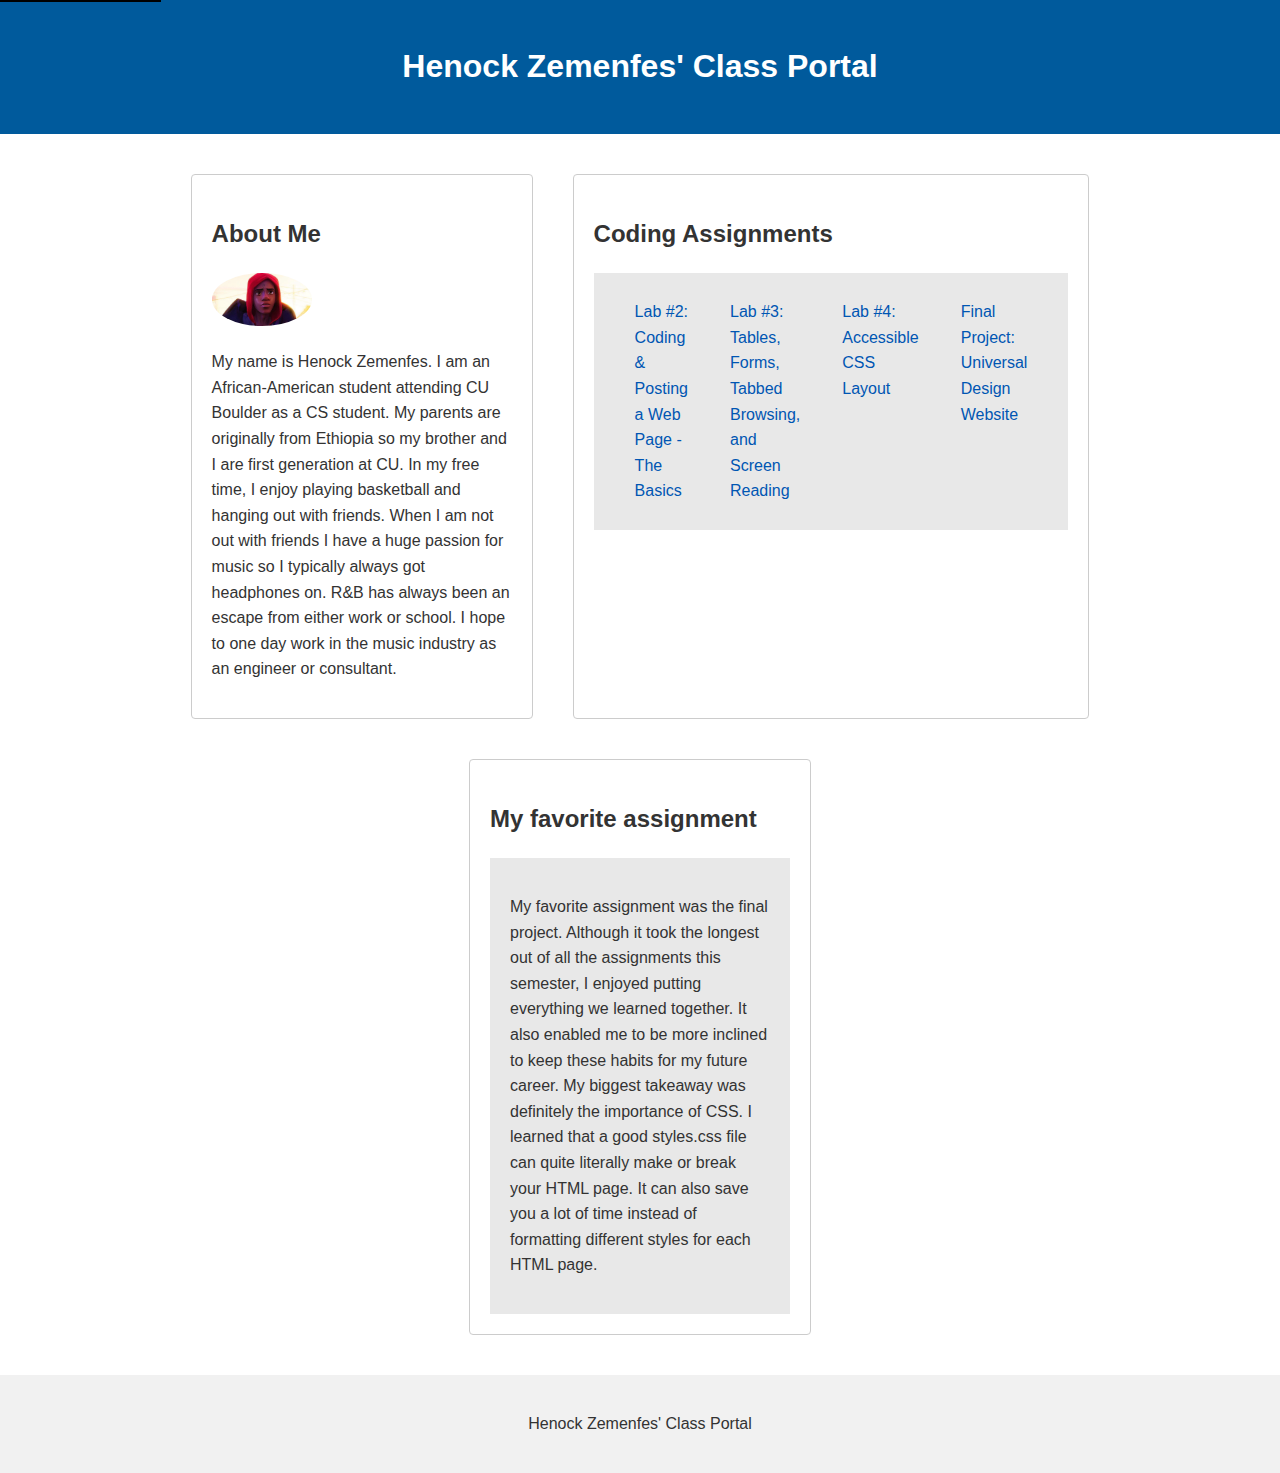
<file: index.html>
<!DOCTYPE html>
<html lang="en">
<head>
    <meta charset="UTF-8">
    <meta name="viewport" content="width=device-width, initial-scale=1.0">
    <title>Henock Zemenfes' Class Portal</title>
    <style>
        body {
            font-family: 'Arial', sans-serif;
            line-height: 1.6;
            color: #333;
            background-color: #fff; 
            margin: 0;
            padding: 0;
        }
        a {
            color: #0056b3;
            text-decoration: none;
        }
        a:hover, a:focus {
            color: #004494;
            text-decoration: underline;
        }
        .skip-link {
            position: absolute;
            top: -40px;
            left: 0;
            background: #000;
            color: white;
            padding: 8px;
            z-index: 100;
            transition: top 0.3s;
        }
        .skip-link:focus {
            top: 0;
        }
        header {
            background-color: #005a9c; 
            color: white;
            padding: 20px;
            text-align: center;
        }
        nav {
            display: flex;
            justify-content: center;
            padding: 20px;
            background-color: #e8e8e8;
        }
        nav a {
            margin: 0 10px;
            padding: 5px 10px;
            border: 1px solid transparent;
        }
        main {
            display: flex;
            flex-wrap: wrap;
            justify-content: center;
            padding: 20px;
        }
        section {
            flex: 0 1 300px;
            margin: 20px;
            padding: 20px;
            border: 1px solid #ccc;
            border-radius: 4px;
        }
        footer {
            text-align: center;
            padding: 20px;
            background-color: #f1f1f1;
        }
        @media screen and (max-width: 600px) {
            nav, main {
                flex-direction: column;
            }
        }
    </style>
</head>
<body>

    <a href="#maincontent" class="skip-link">Skip to main content</a>

    <header>
        <h1>Henock Zemenfes' Class Portal</h1>
    </header>

    <main id="maincontent">
         <section id="about-me">
            <h2>About Me</h2>
            <img src="miles-morales-spider-man-across-the-spider-verse.webp" alt="Henock Zemenfes posing" style="width:100px; height:auto; border-radius:50%;">
            <p>My name is Henock Zemenfes. I am an African-American student attending CU Boulder as a CS student. My parents are originally from Ethiopia so my brother and I are first generation at CU. In my free time, I enjoy playing basketball and hanging out with friends. When I am not out with friends I have a huge passion for music so I typically always got headphones on. R&B has always been an escape from either work or school. I hope to one day work in the music industry as an engineer or consultant.</p>
        </section>
   
        <section id="coding-projects">
            <h2>Coding Assignments</h2>
            <nav aria-label="Coding assignments navigation">
                <a href="wiki.html" id="assignment1">Lab #2: Coding & Posting a Web Page - The Basics</a>
                <a href="lab3.html" id="assignment2">Lab #3: Tables, Forms, Tabbed Browsing, and Screen Reading</a>
                <a href="lab4/lab4index.html" id="assignment3">Lab #4: Accessible CSS Layout</a>
                <a href="final/home.html" id="final">Final Project: Universal Design Website</a>
            </nav>
        </section>
       
      <section id="favorite assignment">
            <h2>My favorite assignment</h2>
            <nav aria-label="Favorite assignment">
              <p>My favorite assignment was the final project. Although it took the longest out of all the assignments this semester, I enjoyed putting everything we learned together. It also enabled me to be more inclined to keep these habits for my future career. My biggest takeaway was definitely the importance of CSS. I learned that a good styles.css file can quite literally make or break your HTML page. It can also save you a lot of time instead of formatting different styles for each HTML page. </p>
            </nav>
        </section>
    </main>

    <footer>
        <p>Henock Zemenfes' Class Portal</p>
    </footer>

</body>
</html>
</file>
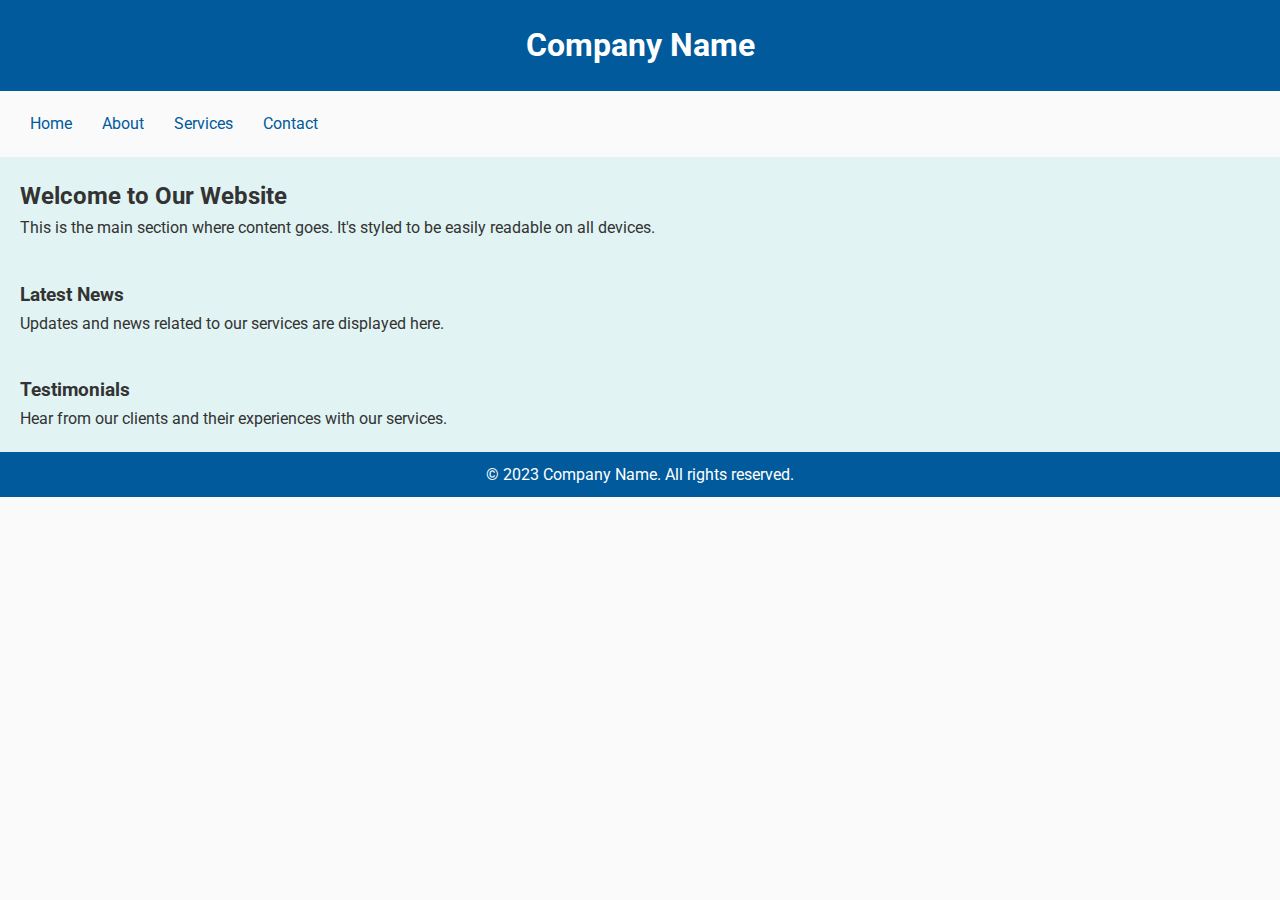
<file: lab4/index.html>
<!DOCTYPE html>
<html lang="en">

<head>
    <meta charset="UTF-8">
    <meta name="viewport" content="width=device-width, initial-scale=1.0">
    <link href="https://fonts.googleapis.com/css2?family=Roboto:wght@400;700&family=Open+Sans:wght@400;600&display=swap" rel="stylesheet">
    <link rel="stylesheet" href="styles.css">
    <title>Responsive Multi-Column Layout</title>
</head>

<body>
    <header>
        <h1>Company Name</h1>
    </header>

    <nav>
        <ul>
            <li><a href="#">Home</a></li>
            <li><a href="#">About</a></li>
            <li><a href="#">Services</a></li>
            <li><a href="#">Contact</a></li>
        </ul>
    </nav>

    <main>
        <article>
            <h2>Welcome to Our Website</h2>
            <p>This is the main section where content goes. It's styled to be easily readable on all devices.</p>
        </article>
    </main>

    <aside class="aside1">
        <h3>Latest News</h3>
        <p>Updates and news related to our services are displayed here.</p>
    </aside>

    <aside class="aside2">
        <h3>Testimonials</h3>
        <p>Hear from our clients and their experiences with our services.</p>
    </aside>

    <footer>
        <p>&copy; 2023 Company Name. All rights reserved.</p>
    </footer>
</body>

</html>
</file>
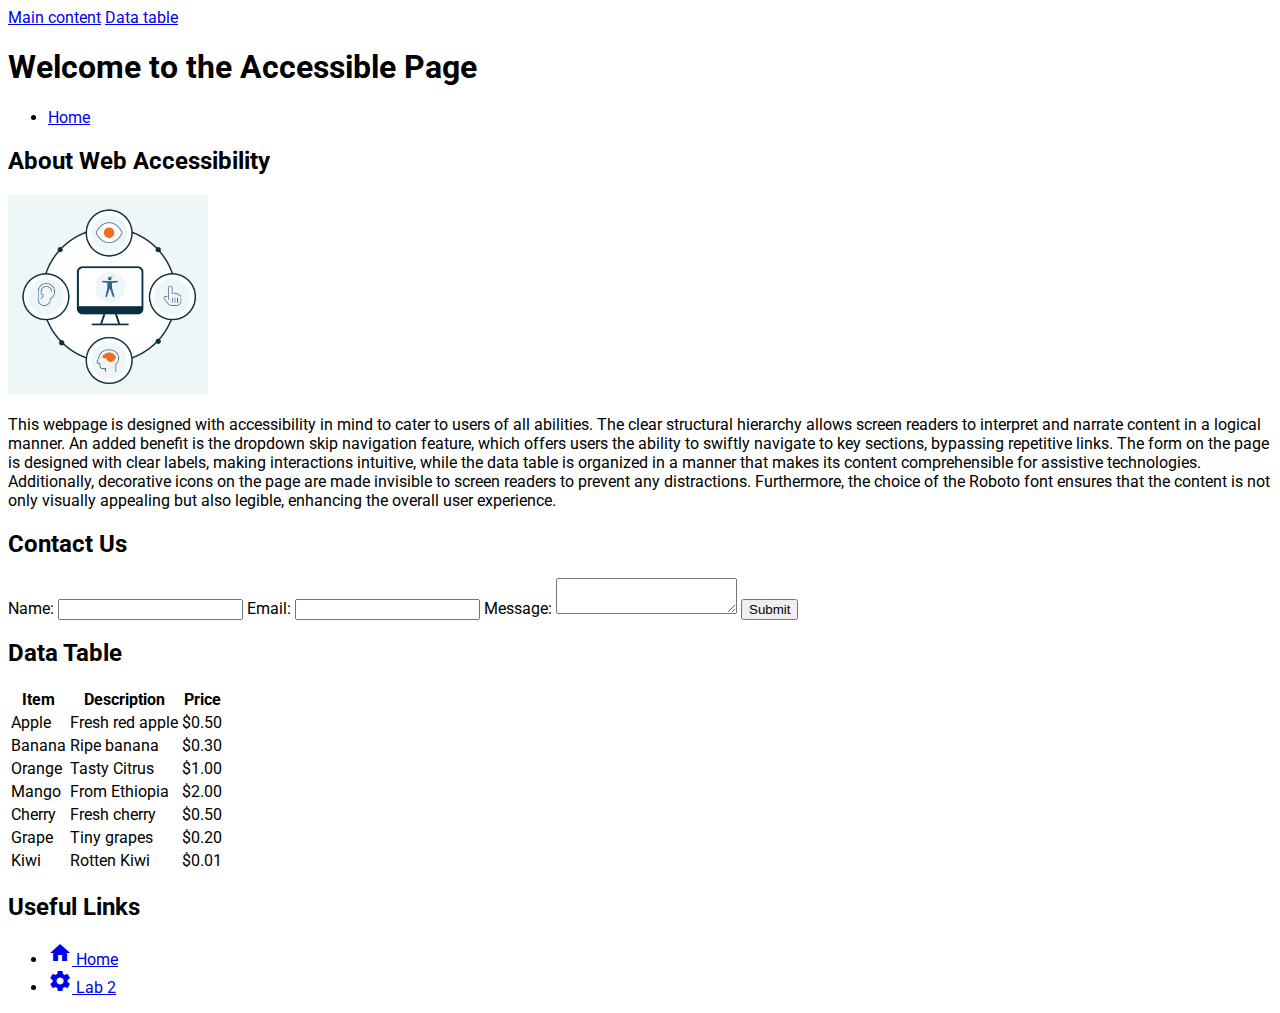
<file: lab3.html>
<!DOCTYPE html>
<html lang="en">

<head>
    <meta charset="UTF-8">
    <meta name="viewport" content="width=device-width, initial-scale=1.0">
    <title>Accessible Page</title>
    
    <!-- Importing Google Fonts -->
    <link href="https://fonts.googleapis.com/css2?family=Roboto:wght@400;700&display=swap" rel="stylesheet">
    
    <!-- Importing Google Material Icons -->
    <link href="https://fonts.googleapis.com/icon?family=Material+Icons" rel="stylesheet">

    <style>
        body {
            font-family: 'Roboto', sans-serif;
        }

        .skip-nav {
            position: absolute;
            top: -40px;
            left: 0;
            background: #f5f5f5;
            padding: 5px;
            z-index: 1000;
        }

        .skip-nav:focus {
            top: 0;
        }
    </style>
</head>

<body>
       <div id="skipNavDropdown" tabindex="0">
        <a href="#main-content">Main content</a>
        <a href="#dataTable">Data table</a>
    </div>

    <!-- Accessible Data Table -->
    <section id="dataTable">

    <header>
        <h1>Welcome to the Accessible Page</h1>
    </header>

    <nav>
        <ul>
            <li><a href="index.html">Home</a></li>
        </ul>
    </nav>

    <main id="main-content">
        <article>
            <h2>About Web Accessibility</h2>
            <img src="Web-Accessibility-Icon.avif" alt="Icon representing web accessibility, with a stylized computer screen." width="200">
            <p>This webpage is designed with accessibility in mind to cater to users of all abilities. The clear structural hierarchy allows screen readers to interpret and narrate content in a logical manner. An added benefit is the dropdown skip navigation feature, which offers users the ability to swiftly navigate to key sections, bypassing repetitive links. The form on the page is designed with clear labels, making interactions intuitive, while the data table is organized in a manner that makes its content comprehensible for assistive technologies. Additionally, decorative icons on the page are made invisible to screen readers to prevent any distractions. Furthermore, the choice of the Roboto font ensures that the content is not only visually appealing but also legible, enhancing the overall user experience.</p>
        </article>

        <!-- Accessible Form -->
        <section>
            <h2>Contact Us</h2>
            <form action="#">
                <label for="name">Name:</label>
                <input type="text" id="name" name="name" required aria-required="true">

                <label for="email">Email:</label>
                <input type="email" id="email" name="email" required aria-required="true">

                <label for="message">Message:</label>
                <textarea id="message" name="message"></textarea>

                <button type="submit">Submit</button>
            </form>
        </section>

        <!-- Accessible Data Table -->
        <section>
            <h2>Data Table</h2>
            <table>
                <thead>
                    <tr>
                        <th>Item</th>
                        <th>Description</th>
                        <th>Price</th>
                    </tr>
                </thead>
                <tbody>
                    <tr>
                        <td>Apple</td>
                        <td>Fresh red apple</td>
                        <td>$0.50</td>
                    </tr>
                    <tr>
                        <td>Banana</td>
                        <td>Ripe banana</td>
                        <td>$0.30</td>
                    </tr>
                     <tr>
                        <td>Orange</td>
                        <td>Tasty Citrus</td>
                        <td>$1.00</td>
                    </tr>
                      <tr>
                        <td>Mango</td>
                        <td>From Ethiopia</td>
                        <td>$2.00</td>
                              <tr>
                        <td>Cherry</td>
                        <td>Fresh cherry</td>
                        <td>$0.50</td>
                    </tr>
                    <tr>
                        <td>Grape</td>
                        <td>Tiny grapes</td>
                        <td>$0.20</td>
                    </tr>
                      <tr>
                        <td>Kiwi</td>
                        <td>Rotten Kiwi</td>
                        <td>$0.01</td>
                          
                          
                    </tr>
                </tbody>
            </table>
        </section>

        <section>
            <h2>Useful Links</h2>
            <ul>
                <li>
                    <a href="index.html">
                        <i class="material-icons" aria-hidden="true">home</i> Home
                    </a>
                </li>
                <li>
                    <a href="wiki.html">
                        <i class="material-icons" aria-hidden="true">settings</i> Lab 2
                    </a>
                </li>
            </ul>
        </section>
    </main>

    <footer>
    </footer>
</body>

</html>
</file>
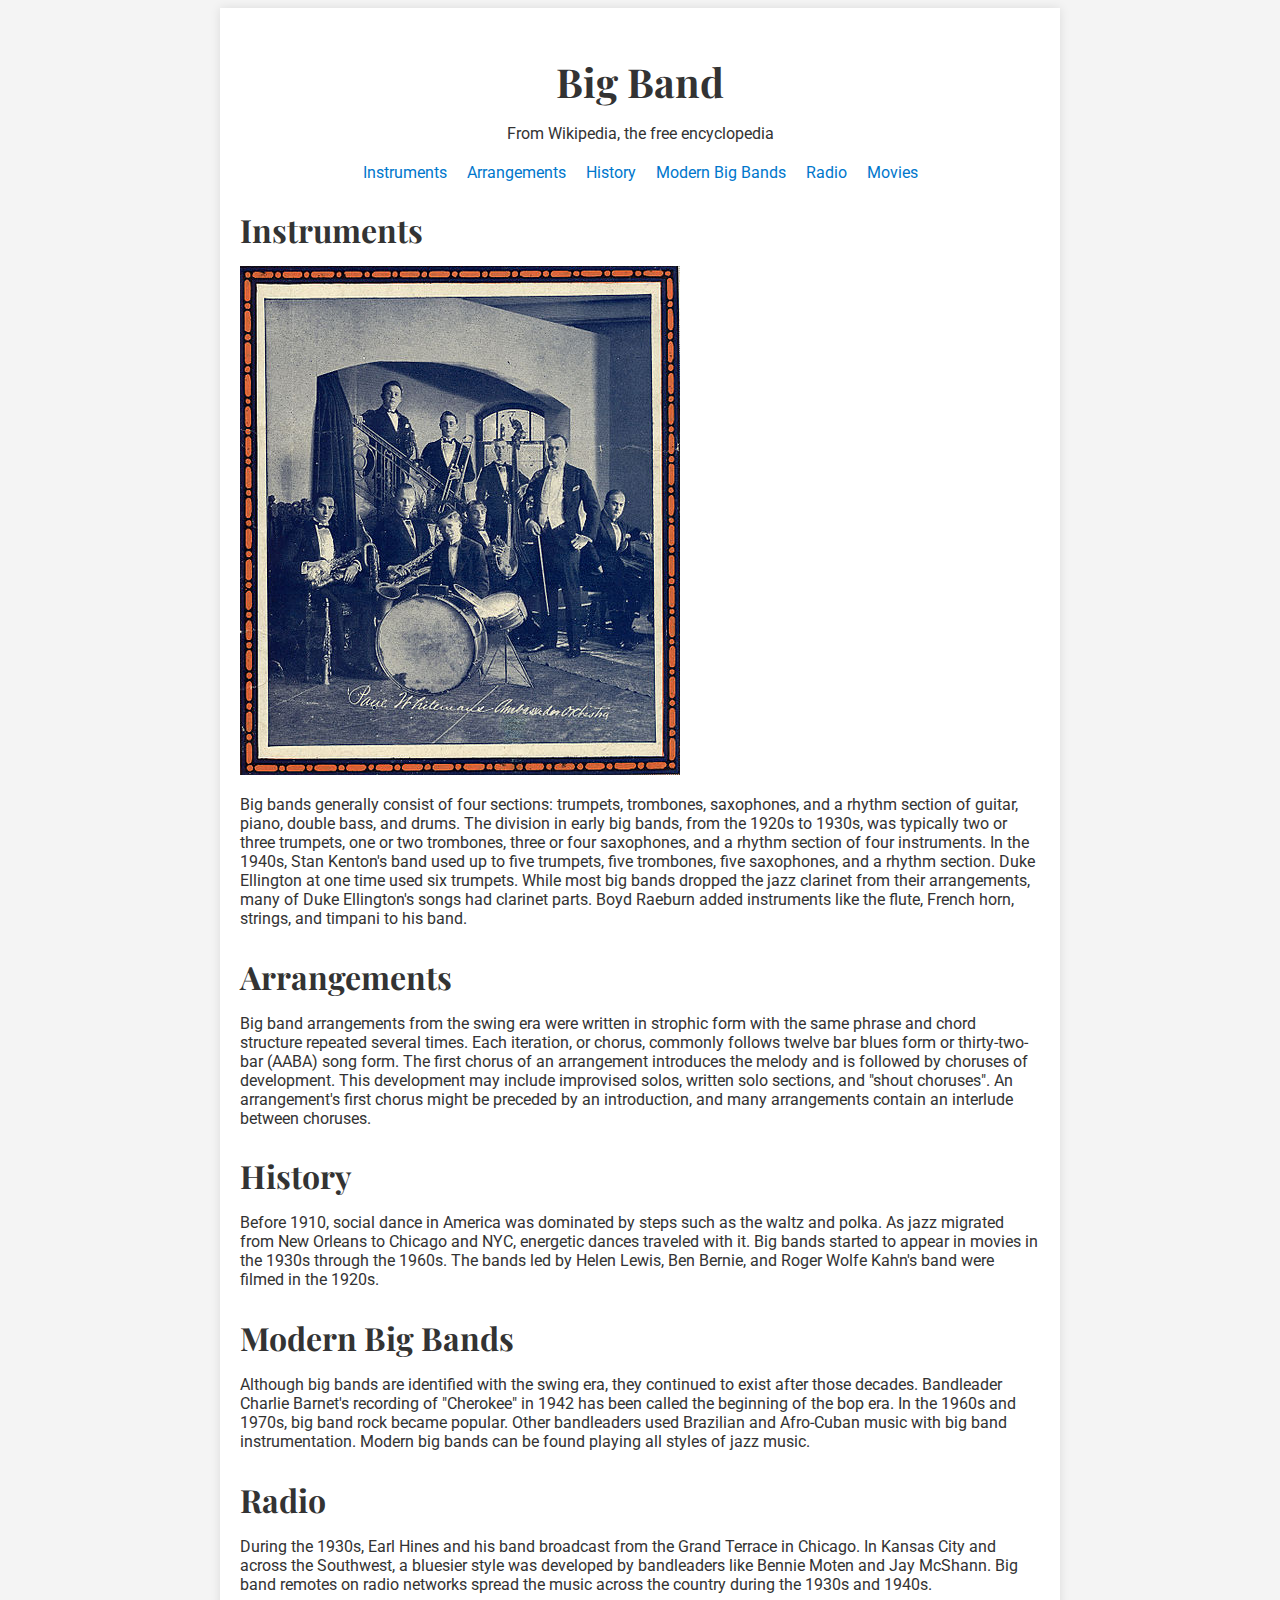
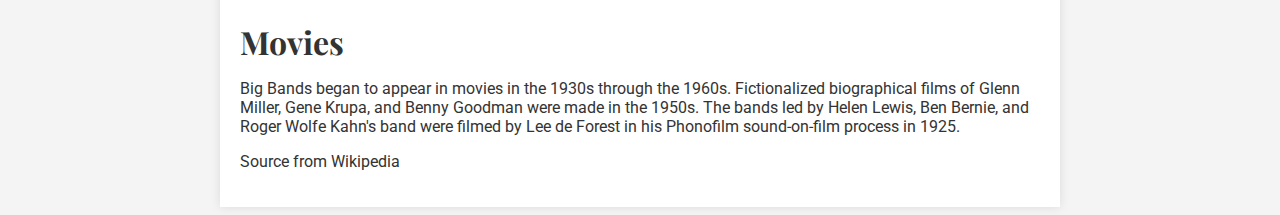
<file: wiki.html>
<!--Henock Zemenfes-->

<!DOCTYPE html>
<html lang="en">

<head>
    <meta charset="UTF-8">
    <meta name="viewport" content="width=device-width, initial-scale=1.0">
    <title>Big Band - Wikipedia</title>
    <link href="https://fonts.googleapis.com/css2?family=Roboto:wght@400;700&display=swap" rel="stylesheet">
    <link href="https://fonts.googleapis.com/css2?family=Playfair+Display:wght@400;700&display=swap" rel="stylesheet">
    <link rel="stylesheet" href="style.css">
</head>

<body>
    <div class="wrapper">
        <header>
            <h1>Big Band</h1>
            <p>From Wikipedia, the free encyclopedia</p>
        </header>

        <nav>
            <ul>
                <li><a href="#instruments">Instruments</a></li>
                <li><a href="#arrangements">Arrangements</a></li>
                <li><a href="#history">History</a></li>
                <li><a href="#modern-big-bands">Modern Big Bands</a></li>
                <li><a href="#radio">Radio</a></li>
                <li><a href="#movies">Movies</a></li>
            </ul>
        </nav>

        <main>
            <section id="instruments">
                <h2>Instruments</h2>
                <img src="440px-Whitemanband1921.jpg" alt="band image">
                <p>Big bands generally consist of four sections: trumpets, trombones, saxophones, and a rhythm section of guitar, piano, double bass, and drums. The division in early big bands, from the 1920s to 1930s, was typically two or three trumpets, one or two trombones, three or four saxophones, and a rhythm section of four instruments. In the 1940s, Stan Kenton's band used up to five trumpets, five trombones, five saxophones, and a rhythm section. Duke Ellington at one time used six trumpets. While most big bands dropped the jazz clarinet from their arrangements, many of Duke Ellington's songs had clarinet parts. Boyd Raeburn added instruments like the flute, French horn, strings, and timpani to his band.</p>
            </section>

            <section id="arrangements">
                <h2>Arrangements</h2>
                <p>Big band arrangements from the swing era were written in strophic form with the same phrase and chord structure repeated several times. Each iteration, or chorus, commonly follows twelve bar blues form or thirty-two-bar (AABA) song form. The first chorus of an arrangement introduces the melody and is followed by choruses of development. This development may include improvised solos, written solo sections, and "shout choruses". An arrangement's first chorus might be preceded by an introduction, and many arrangements contain an interlude between choruses.</p>
                
            </section>

            <section id="history">
                <h2>History</h2>
                <p>Before 1910, social dance in America was dominated by steps such as the waltz and polka. As jazz migrated from New Orleans to Chicago and NYC, energetic dances traveled with it. Big bands started to appear in movies in the 1930s through the 1960s. The bands led by Helen Lewis, Ben Bernie, and Roger Wolfe Kahn's band were filmed in the 1920s.</p>
            </section>

            <section id="modern-big-bands">
                <h2>Modern Big Bands</h2>
                <p>Although big bands are identified with the swing era, they continued to exist after those decades. Bandleader Charlie Barnet's recording of "Cherokee" in 1942 has been called the beginning of the bop era. In the 1960s and 1970s, big band rock became popular. Other bandleaders used Brazilian and Afro-Cuban music with big band instrumentation. Modern big bands can be found playing all styles of jazz music.</p>
            </section>

            <section id="radio">
                <h2>Radio</h2>
                <p>During the 1930s, Earl Hines and his band broadcast from the Grand Terrace in Chicago. In Kansas City and across the Southwest, a bluesier style was developed by bandleaders like Bennie Moten and Jay McShann. Big band remotes on radio networks spread the music across the country during the 1930s and 1940s.</p>
            </section>

            <section id="movies">
                <h2>Movies</h2>
                <p>Big Bands began to appear in movies in the 1930s through the 1960s. Fictionalized biographical films of Glenn Miller, Gene Krupa, and Benny Goodman were made in the 1950s. The bands led by Helen Lewis, Ben Bernie, and Roger Wolfe Kahn's band were filmed by Lee de Forest in his Phonofilm sound-on-film process in 1925.</p>
            </section>
        </main>

        <footer>
            <p>Source from Wikipedia</p>
        </footer>
    </div>
</body>

</html>
</file>
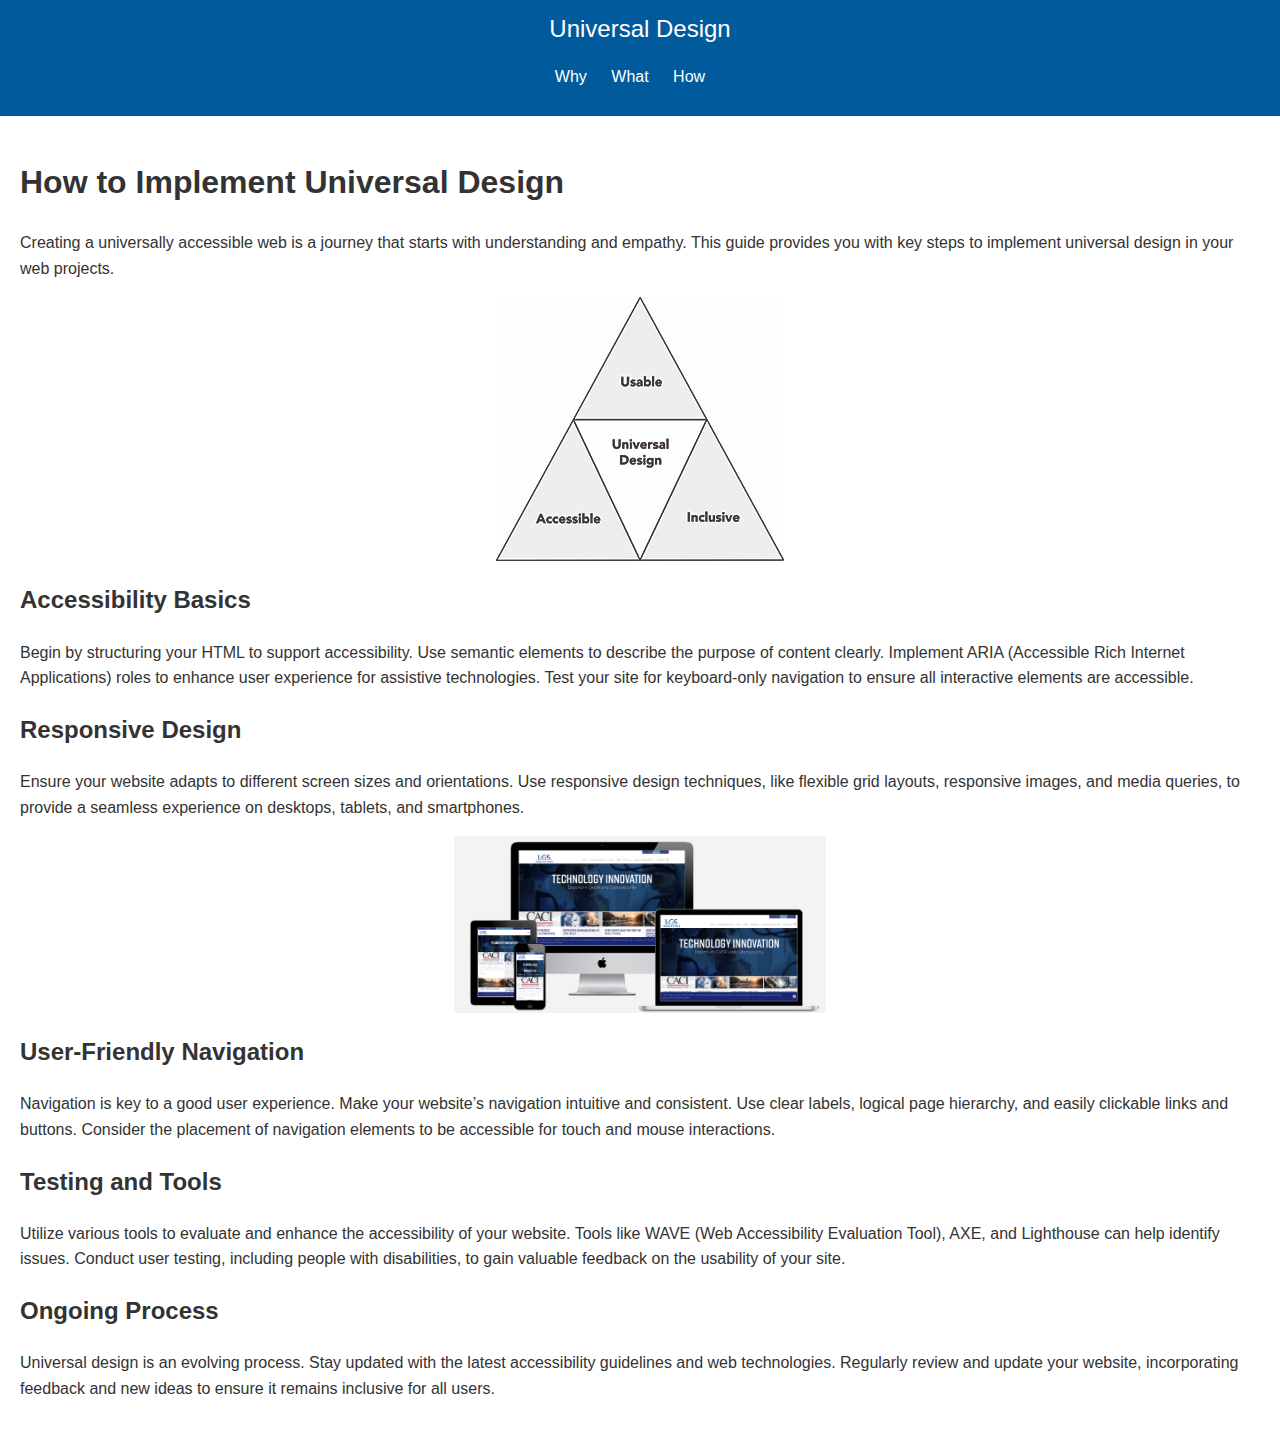
<file: final/how.html>
<!DOCTYPE html>
<html lang="en">
<head>
    <meta charset="UTF-8">
    <meta name="viewport" content="width=device-width, initial-scale=1.0">
    <title>How to Implement Universal Design</title>
    <link rel="stylesheet" href="styles.css">
</head>
<body>
    <header>
        <div class="logo">
            <a href="home.html">Universal Design</a>
        </div>
        <nav>
            <ul>
                <li><a href="why.html">Why</a></li>
                <li><a href="what.html">What</a></li>
                <li><a href="how.html">How</a></li>
            </ul>
        </nav>
    </header>

    <main>
        <section id="how-intro">
            <h1>How to Implement Universal Design</h1>
            <p>Creating a universally accessible web is a journey that starts with understanding and empathy. This guide provides you with key steps to implement universal design in your web projects.</p>
            <img src="UDHE_Triangle_Web.jpg" alt="Illustration of Universal Design Implementation">
        </section>

        <section id="accessibility-basics">
            <h2>Accessibility Basics</h2>
            <p>Begin by structuring your HTML to support accessibility. Use semantic elements to describe the purpose of content clearly. Implement ARIA (Accessible Rich Internet Applications) roles to enhance user experience for assistive technologies. Test your site for keyboard-only navigation to ensure all interactive elements are accessible.</p>
         
        </section>

        <section id="responsive-design">
            <h2>Responsive Design</h2>
            <p>Ensure your website adapts to different screen sizes and orientations. Use responsive design techniques, like flexible grid layouts, responsive images, and media queries, to provide a seamless experience on desktops, tablets, and smartphones.</p>
               <img src="what-is-a-responsive-website.png" alt="rD">
        </section>

        <section id="user-friendly">
            <h2>User-Friendly Navigation</h2>
            <p>Navigation is key to a good user experience. Make your website’s navigation intuitive and consistent. Use clear labels, logical page hierarchy, and easily clickable links and buttons. Consider the placement of navigation elements to be accessible for touch and mouse interactions.</p>
        </section>

        <section id="testing-tools">
            <h2>Testing and Tools</h2>
            <p>Utilize various tools to evaluate and enhance the accessibility of your website. Tools like WAVE (Web Accessibility Evaluation Tool), AXE, and Lighthouse can help identify issues. Conduct user testing, including people with disabilities, to gain valuable feedback on the usability of your site.</p>
         
        </section>

        <section id="ongoing-process">
            <h2>Ongoing Process</h2>
            <p>Universal design is an evolving process. Stay updated with the latest accessibility guidelines and web technologies. Regularly review and update your website, incorporating feedback and new ideas to ensure it remains inclusive for all users.</p>
          
        </section>
    </main>

   
</body>
</html>
</file>
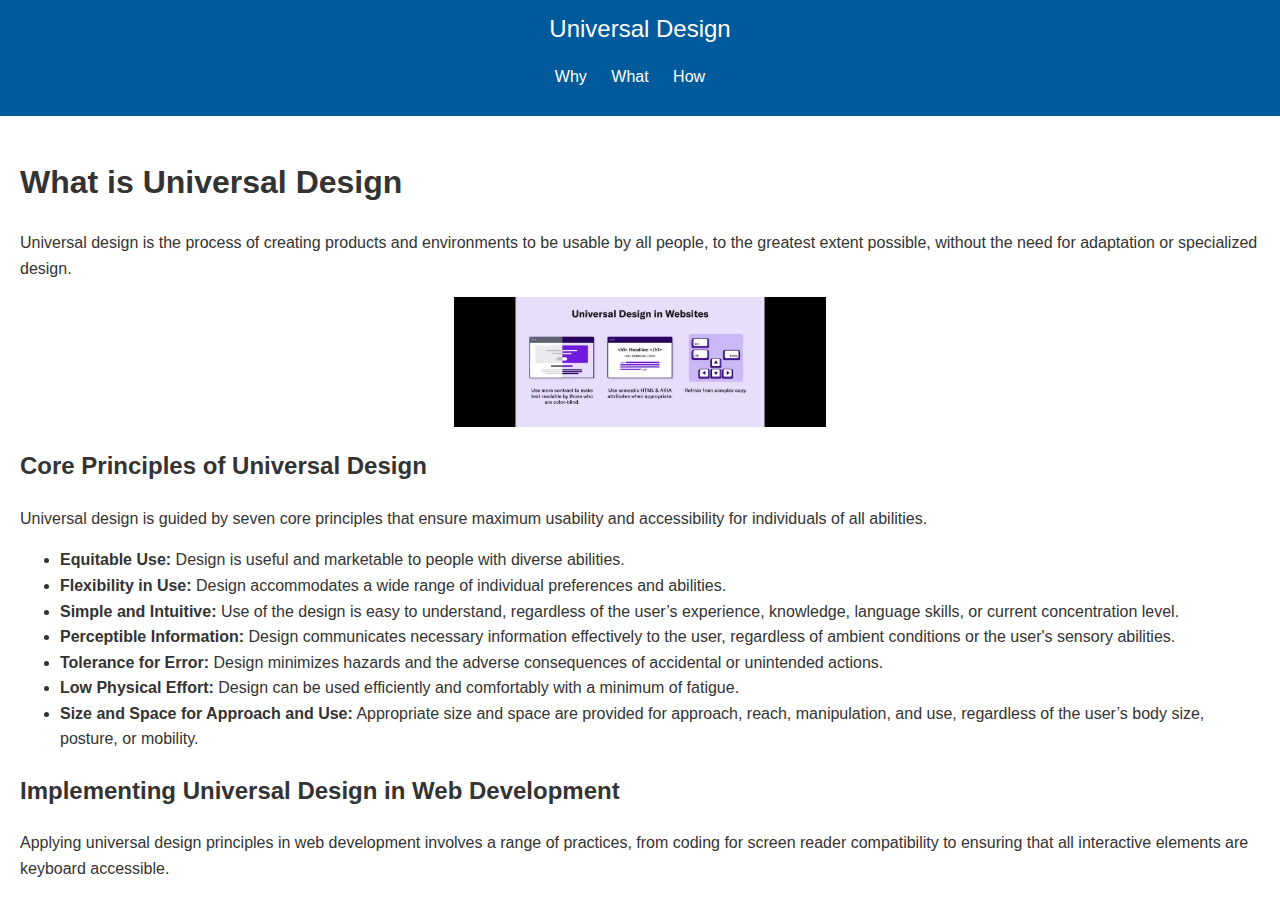
<file: final/what.html>
<!DOCTYPE html>
<html lang="en">
<head>
    <meta charset="UTF-8">
    <meta name="viewport" content="width=device-width, initial-scale=1.0">
    <title>What is Universal Design?</title>
    <link rel="stylesheet" href="styles.css">
</head>
<body>
    <header>
        <div class="logo">
            <a href="home.html">Universal Design</a>
        </div>
        <nav>
            <ul>
                <li><a href="why.html">Why</a></li>
                <li><a href="what.html">What</a></li>
                <li><a href="how.html">How</a></li>
            </ul>
        </nav>
    </header>

    <main>
        <section id="what-intro">
            <h1>What is Universal Design</h1>
            <p>Universal design is the process of creating products and environments to be usable by all people, to the greatest extent possible, without the need for adaptation or specialized design.</p>
            <img src="1879d79e-aa27-41e4-94d1-6c63436234a7_audioeye-comprehensive-guide-accessible-web-design-chapter-4-un.jpeg" alt=" Overview of Universal Design">
        </section>

        <section id="principles">
            <h2>Core Principles of Universal Design</h2>
            <p>Universal design is guided by seven core principles that ensure maximum usability and accessibility for individuals of all abilities.</p>
            <ul>
                <li><strong>Equitable Use:</strong> Design is useful and marketable to people with diverse abilities.</li>
                <li><strong>Flexibility in Use:</strong> Design accommodates a wide range of individual preferences and abilities.</li>
                <li><strong>Simple and Intuitive:</strong> Use of the design is easy to understand, regardless of the user’s experience, knowledge, language skills, or current concentration level.</li>
                <li><strong>Perceptible Information:</strong> Design communicates necessary information effectively to the user, regardless of ambient conditions or the user's sensory abilities.</li>
                <li><strong>Tolerance for Error:</strong> Design minimizes hazards and the adverse consequences of accidental or unintended actions.</li>
                <li><strong>Low Physical Effort:</strong> Design can be used efficiently and comfortably with a minimum of fatigue.</li>
                <li><strong>Size and Space for Approach and Use:</strong> Appropriate size and space are provided for approach, reach, manipulation, and use, regardless of the user’s body size, posture, or mobility.</li>
            </ul>
        </section>

        <section id="implementation">
            <h2>Implementing Universal Design in Web Development</h2>
            <p>Applying universal design principles in web development involves a range of practices, from coding for screen reader compatibility to ensuring that all interactive elements are keyboard accessible.</p>
           
        </section>

        
    </main>

  
</body>
</html>
</file>
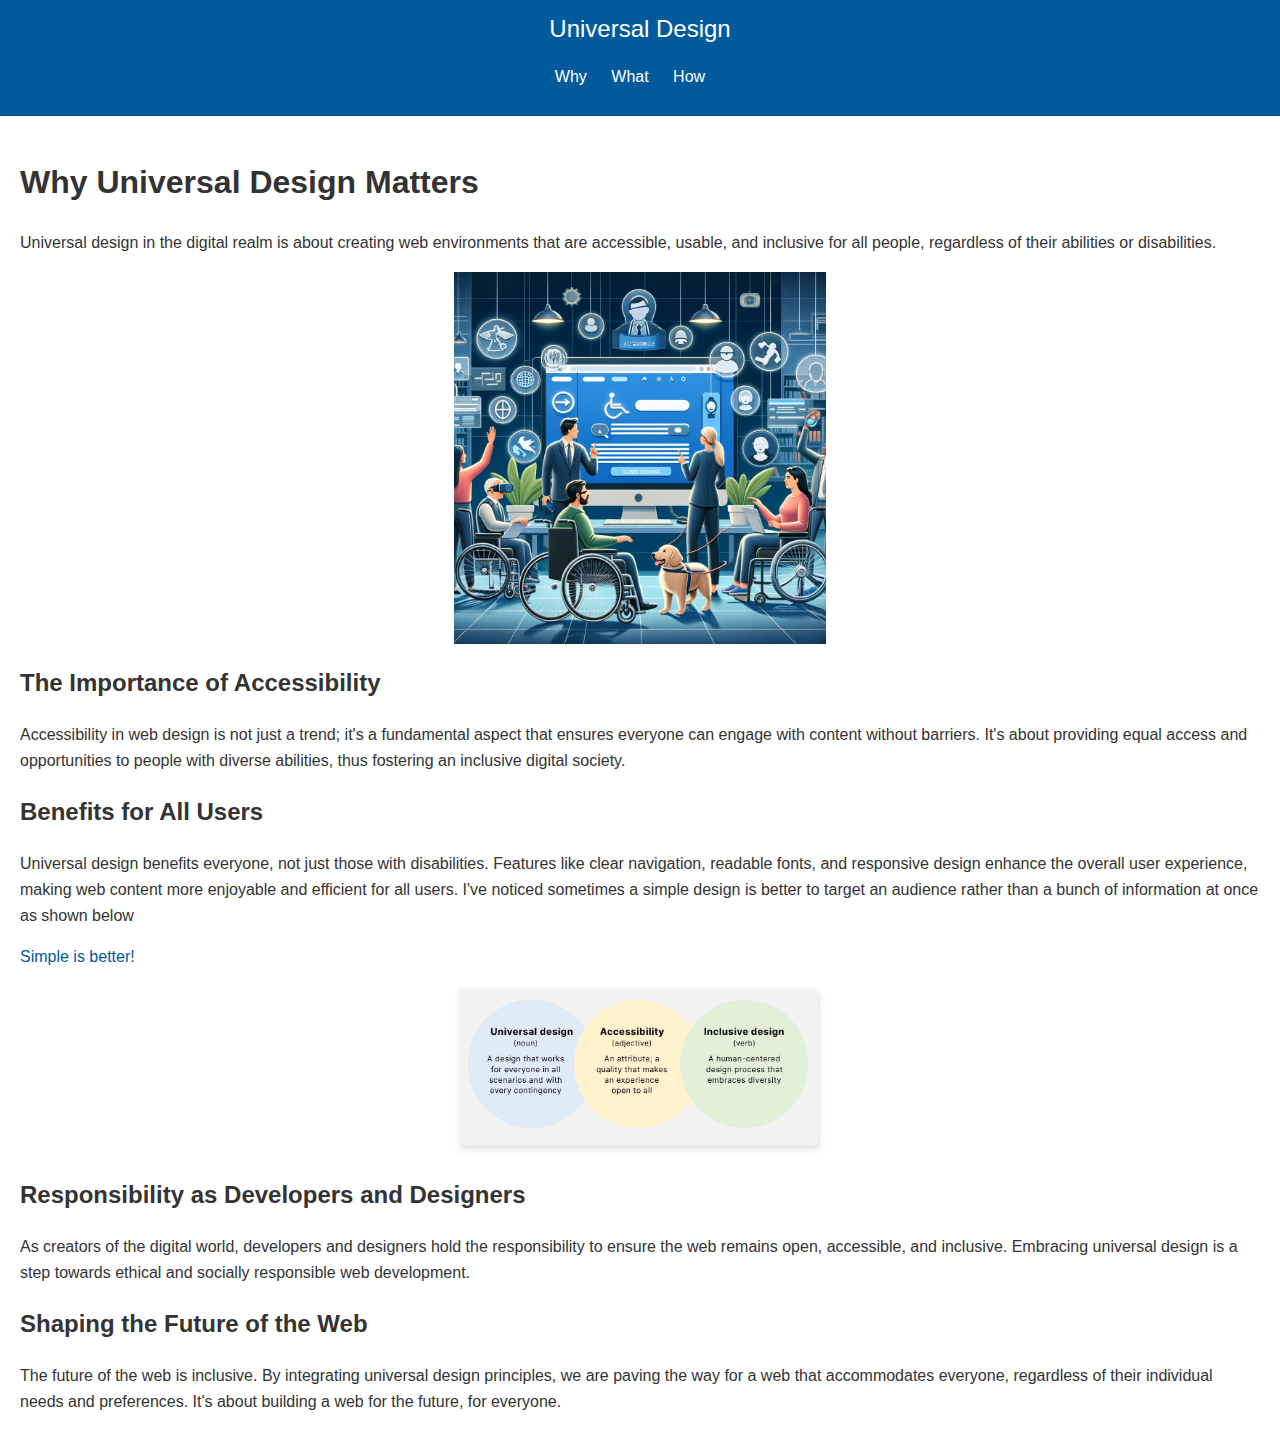
<file: final/why.html>
<!DOCTYPE html>
<html lang="en">
<head>
    <meta charset="UTF-8">
    <meta name="viewport" content="width=device-width, initial-scale=1.0">
    <title>Why Universal Design - UniDesign</title>
    <link rel="stylesheet" href="styles.css">
</head>
<body>
    <header>
        <div class="logo">
            <a href="home.html">Universal Design</a>
        </div>
        <nav>
            <ul>
                <li><a href="why.html">Why</a></li>
                <li><a href="what.html">What</a></li>
                <li><a href="how.html">How</a></li>
            </ul>
        </nav>
    </header>

    <main>
        <section id="why-intro">
            <h1>Why Universal Design Matters</h1>
            <p>Universal design in the digital realm is about creating web environments that are accessible, usable, and inclusive for all people, regardless of their abilities or disabilities.</p>
            <img src="why1.png" alt="Illustration of diverse people using accessible web design">
        </section>

        <section id="importance">
            <h2>The Importance of Accessibility</h2>
            <p>Accessibility in web design is not just a trend; it's a fundamental aspect that ensures everyone can engage with content without barriers. It's about providing equal access and opportunities to people with diverse abilities, thus fostering an inclusive digital society.</p>
        </section>

        <section id="benefits">
            <h2>Benefits for All Users</h2>
            <p>Universal design benefits everyone, not just those with disabilities. Features like clear navigation, readable fonts, and responsive design enhance the overall user experience, making web content more enjoyable and efficient for all users. I've noticed sometimes a simple design is better to target an audience rather than a bunch of information at once as shown below</p>
            <p><a href="https://cxl.com/blog/why-simple-websites-are-scientifically-better/#:~:text=The-,redesign,-itself%2C%20while%20pretty">Simple is better!</a></p>
            
            <img src="0_AdpLPuYDo5Vs2h2p.jpg" alt="showing benefits of universal design to all users">
        </section>

        <section id="responsibility">
            <h2>Responsibility as Developers and Designers</h2>
            <p>As creators of the digital world, developers and designers hold the responsibility to ensure the web remains open, accessible, and inclusive. Embracing universal design is a step towards ethical and socially responsible web development.</p>
        </section>

        <section id="future">
            <h2>Shaping the Future of the Web</h2>
            <p>The future of the web is inclusive. By integrating universal design principles, we are paving the way for a web that accommodates everyone, regardless of their individual needs and preferences. It's about building a web for the future, for everyone.</p>
        </section>
    </main>

   
</body>
</html>
</file>
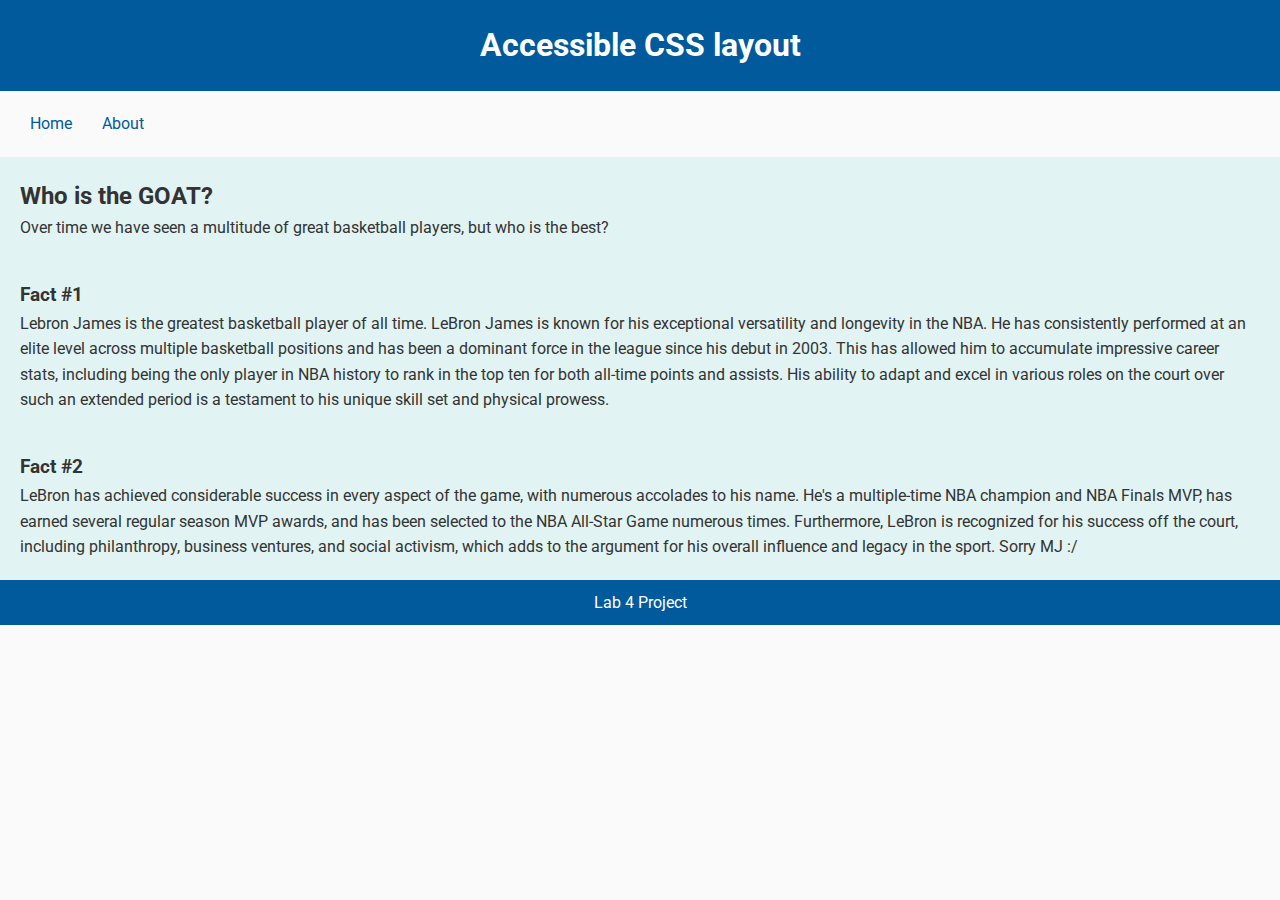
<file: lab4/lab4index.html>
<!DOCTYPE html>
<html lang="en">

<head>
    <meta charset="UTF-8">
    <meta name="viewport" content="width=device-width, initial-scale=1.0">
    <link href="https://fonts.googleapis.com/css2?family=Roboto:wght@400;700&family=Open+Sans:wght@400;600&display=swap" rel="stylesheet">
    <link rel="stylesheet" href="styles.css">
    <title>Responsive Multi-Column Layout</title>
</head>

<body>
    <header>
        <h1>Accessible CSS layout</h1>
    </header>

    <nav>
        <ul>
            <li><a href="../index.html">Home</a></li>
            <li><a href="#">About</a></li>
        </ul>
    </nav>

    <main>
        <article>
            <h2>Who is the GOAT?</h2>
            <p>Over time we have seen a multitude of great basketball players, but who is the best?</p>
        </article>
    </main>

    <aside class="aside1">
        <h3>Fact #1</h3>
        <p>Lebron James is the greatest basketball player of all time. LeBron James is known for his exceptional versatility and longevity in the NBA. He has consistently performed at an elite level across multiple basketball positions and has been a dominant force in the league since his debut in 2003. This has allowed him to accumulate impressive career stats, including being the only player in NBA history to rank in the top ten for both all-time points and assists. His ability to adapt and excel in various roles on the court over such an extended period is a testament to his unique skill set and physical prowess. </p>
    </aside>

    <aside class="aside2">
        <h3>Fact #2</h3>
        <p>LeBron has achieved considerable success in every aspect of the game, with numerous accolades to his name. He's a multiple-time NBA champion and NBA Finals MVP, has earned several regular season MVP awards, and has been selected to the NBA All-Star Game numerous times. Furthermore, LeBron is recognized for his success off the court, including philanthropy, business ventures, and social activism, which adds to the argument for his overall influence and legacy in the sport. Sorry MJ :/</p>
    </aside>

    <footer>
        <p>Lab 4 Project</p>
    </footer>
</body>

</html>
</file>
<file: lab4/styles.css>
/* Henock Zemenfes */


:root {
    --color-primary: #005A9C; 
    --color-secondary: #E1F4F3; 
    --color-text: #333333; 
    --color-accent: #FFD166;
    --color-background: #FAFAFA; 
}


@import url('https://fonts.googleapis.com/css2?family=Roboto:wght@400;700&family=Open+Sans:wght@400;700&display=swap');


* {
    box-sizing: border-box;
    margin: 0;
    padding: 0;
}


body {
    font-family: 'Roboto', sans-serif;
    background-color: var(--color-background);
    color: var(--color-text);
    line-height: 1.6;
}


.container {
    display: grid;
    grid-template-columns: 1fr 3fr;
    grid-template-rows: auto 1fr auto;
    grid-template-areas:
        "header header"
        "nav main"
        "aside1 aside2"
        "footer footer";
    gap: 20px;
    padding: 20px;
    max-width: 1200px;
    margin: 0 auto;
}


header {
    grid-area: header;
    background-color: var(--color-primary);
    color: white;
    padding: 20px;
    text-align: center;
}


nav {
    grid-area: nav;
    padding: 20px;
}

nav ul {
    list-style-type: none;
    display: flex;
    gap: 10px;
}

nav ul li a {
    text-decoration: none;
    color: var(--color-primary);
    padding: 5px 10px;
    transition: background-color 0.3s ease;
}

nav ul li a:hover,
nav ul li a:focus {
    background-color: var(--color-accent);
    color: white;
}


main {
    grid-area: main;
    padding: 20px;
    background-color: var(--color-secondary);
}


.aside1, .aside2 {
    padding: 20px;
    background-color: var(--color-secondary);
}

.aside1 {
    grid-area: aside1;
}

.aside2 {
    grid-area: aside2;
}


footer {
    grid-area: footer;
    background-color: var(--color-primary);
    color: white;
    text-align: center;
    padding: 10px;
}


@media screen and (max-width: 768px) {
    .container {
        grid-template-columns: 1fr;
        grid-template-areas:
            "header"
            "nav"
            "main"
            "aside1"
            "aside2"
            "footer";
    }

    nav ul {
        flex-direction: column;
    }
}

@media screen and (max-width: 480px) {
    nav ul {
        flex-direction: column;
        padding: 0;
    }

    nav ul li a {
        width: 100%;
        text-align: center;
    }

    nav ul li a {
        padding: 10px;
    }
}


a:focus {
    outline: 3px dashed var(--color-accent);
    outline-offset: 3px;
}


button:hover,
a:hover {
    opacity: 0.8;
}
</file>
<file: style.css>
body {
    font-family: 'Roboto', sans-serif;
    background-color: #f4f4f4;
    color: #333;
}

.wrapper {
    max-width: 800px;
    margin: 0 auto;
    background-color: #fff;
    padding: 20px;
    box-shadow: 0 0 10px rgba(0, 0, 0, 0.1);
}

header {
    text-align: center;
    margin-bottom: 20px;
}

header h1 {
    font-family: 'Playfair Display', serif;
    font-size: 2.5em;
    margin-bottom: 10px;
}

nav ul {
    list-style-type: none;
    padding: 0;
    display: flex;
    justify-content: center;
    gap: 20px;
}

nav a {
    text-decoration: none;
    color: #0077cc;
    transition: color 0.3s;
}

nav a:hover {
    color: #0055aa;
}

main {
    margin-top: 20px;
}

h2 {
    font-family: 'Playfair Display', serif;
    font-size: 2em;
    margin-bottom: 15px;
}

.sr-only {
    border: 0;
    clip: rect(0, 0, 0, 0);
    height: 1px;
    margin: -1px;
    overflow: hidden;
    padding: 0;
    position: absolute;
    white-space: nowrap;
    width: 1px;
}
</file>
<file: final/styles.css>
body {
    font-family: 'Arial', sans-serif;
    color: #333333; 
    background-color: #ffffff; 
    margin: 0;
    padding: 0;
    line-height: 1.6;
}

a {
    color: #005a9c;
    text-decoration: none;
}

a:hover, a:focus {
    color: #003d73; 
    text-decoration: underline;
}

/* Header Styles */
header {
    background-color: #005a9c; 
    color: white; 
    padding: 10px 0;
    text-align: center;
}

header .logo a {
    color: white;
    font-size: 24px;
}

nav ul {
    list-style: none;
    padding: 0;
}

nav ul li {
    display: inline;
    margin-right: 20px;
}

nav a {
    color: white; 
}


main {
    padding: 20px;
}

section {
    margin-bottom: 20px;
}

h1, h2, h3 {
    color: #333333; 
}


img {
    max-width: 30%; 
    max-height: 400px;
    width: auto; 
    height: auto;
    display: block;
    margin: 10px auto; 
}



.container {
    width: 80%;
    margin: auto;
    overflow: hidden;
}

.text-center {
    text-align: center;
}

/* Responsive Design */
@media screen and (max-width: 768px) {
    nav ul {
        text-align: center;
    }

    nav ul li {
        display: block;
        margin-top: 10px;
    }
}
</file>
